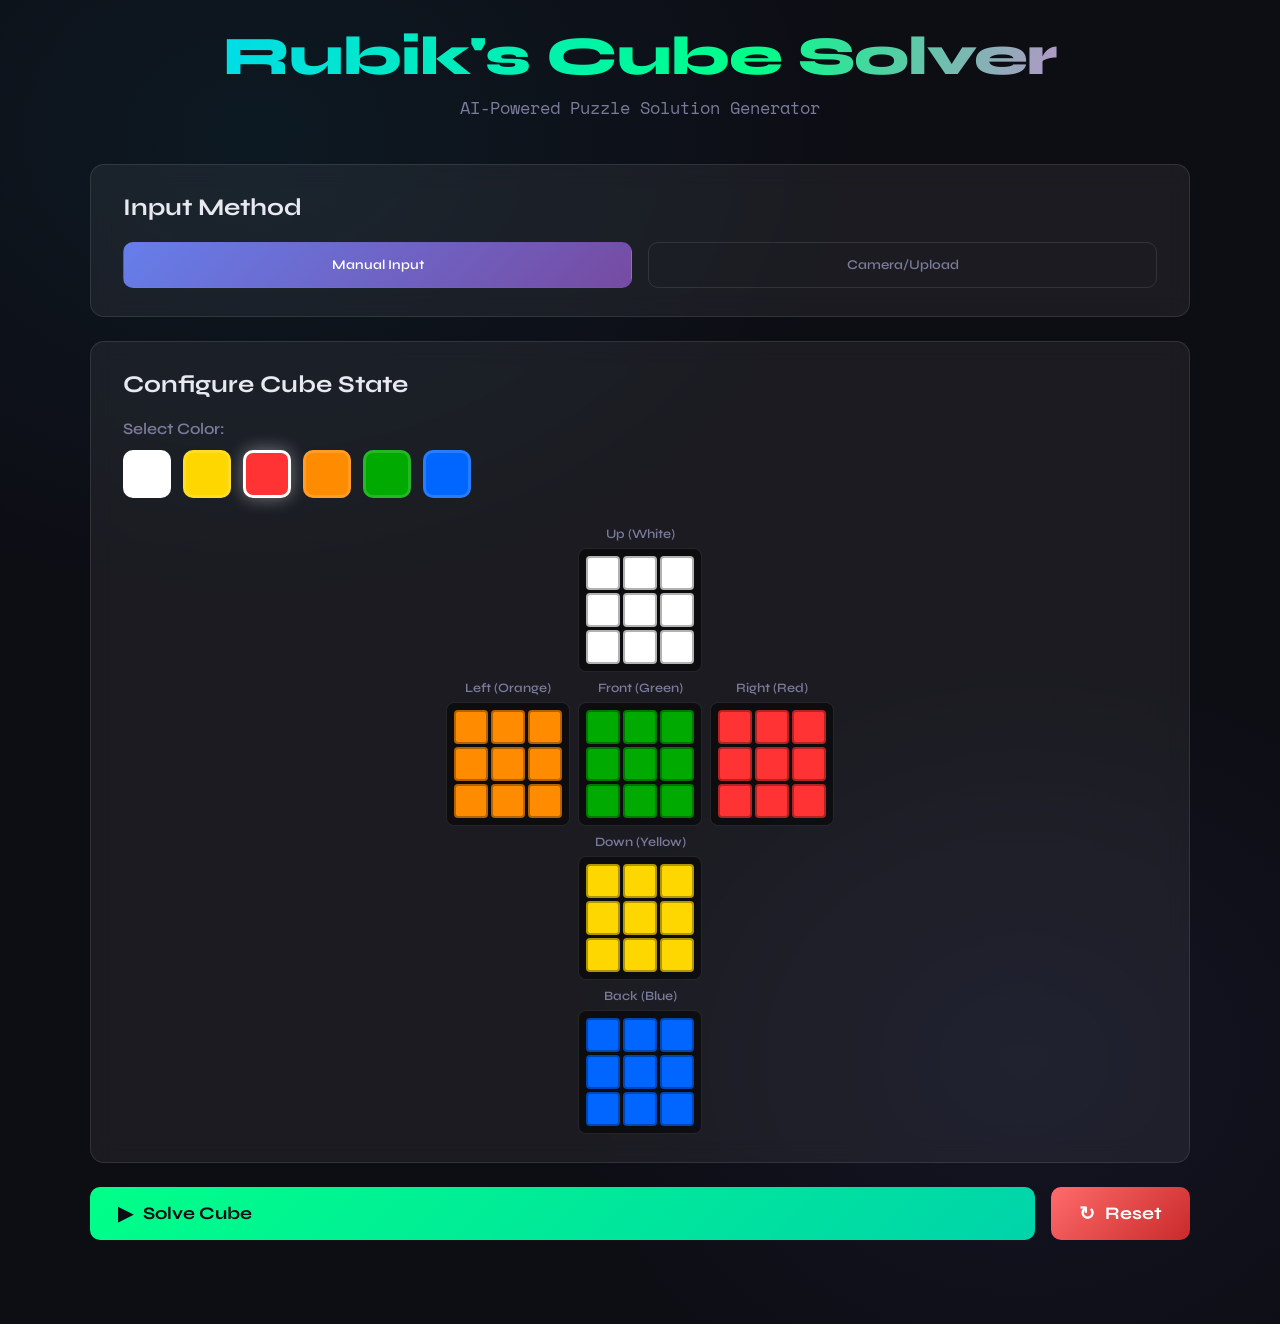
<file: index.html>
<!DOCTYPE html>
<html lang="en">
<head>
    <meta charset="UTF-8">
    <meta name="viewport" content="width=device-width, initial-scale=1.0">
    <title>Rubik's Cube Solver</title>
    <link rel="stylesheet" href="style1.css">
    <link href="https://fonts.googleapis.com/css2?family=Space+Mono:wght@400;700&family=Syne:wght@400;600;800&display=swap" rel="stylesheet">
</head>
<body>
    <div class="container">
        <header>
            <h1>Rubik's Cube Solver</h1>
            <p class="subtitle">AI-Powered Puzzle Solution Generator</p>
        </header>

        <section class="input-mode-section">
            <h2>Input Method</h2>
            <div class="mode-buttons">
                <button id="manualModeBtn" class="mode-btn active">Manual Input</button>
                <button id="cameraModeBtn" class="mode-btn">Camera/Upload</button>
            </div>
        </section>

        <section id="manualMode" class="input-section">
            <h2>Configure Cube State</h2>
            <div class="color-selector">
                <p class="label">Select Color:</p>
                <div class="color-palette">
                    <div class="color-btn" data-color="white" style="background-color: #FFFFFF;"></div>
                    <div class="color-btn" data-color="yellow" style="background-color: #FFD700;"></div>
                    <div class="color-btn active" data-color="red" style="background-color: #FF3333;"></div>
                    <div class="color-btn" data-color="orange" style="background-color: #FF8C00;"></div>
                    <div class="color-btn" data-color="green" style="background-color: #00AA00;"></div>
                    <div class="color-btn" data-color="blue" style="background-color: #0066FF;"></div>
                </div>
            </div>
            <div class="cube-container">
                <div class="cube-row">
                    <div class="empty-space"></div>
                    <div class="face-wrapper">
                        <div class="face-label">Up (White)</div>
                        <div class="cube-face" data-face="U"></div>
                    </div>
                    <div class="empty-space"></div>
                </div>
                <div class="cube-row">
                    <div class="face-wrapper">
                        <div class="face-label">Left (Orange)</div>
                        <div class="cube-face" data-face="L"></div>
                    </div>
                    <div class="face-wrapper">
                        <div class="face-label">Front (Green)</div>
                        <div class="cube-face" data-face="F"></div>
                    </div>
                    <div class="face-wrapper">
                        <div class="face-label">Right (Red)</div>
                        <div class="cube-face" data-face="R"></div>
                    </div>
                </div>
                <div class="cube-row">
                    <div class="empty-space"></div>
                    <div class="face-wrapper">
                        <div class="face-label">Down (Yellow)</div>
                        <div class="cube-face" data-face="D"></div>
                    </div>
                    <div class="empty-space"></div>
                </div>
                <div class="cube-row">
                    <div class="empty-space"></div>
                    <div class="face-wrapper">
                        <div class="face-label">Back (Blue)</div>
                        <div class="cube-face" data-face="B"></div>
                    </div>
                    <div class="empty-space"></div>
                </div>
            </div>
        </section>

        <section id="cameraMode" class="input-section hidden">
            <h2>Capture Cube Faces</h2>
            <div class="face-selection">
                <p class="label">Select Face to Capture:</p>
                <div class="face-buttons">
                    <button class="face-btn active" data-face="U">Up (White)</button>
                    <button class="face-btn" data-face="R">Right (Red)</button>
                    <button class="face-btn" data-face="F">Front (Green)</button>
                    <button class="face-btn" data-face="D">Down (Yellow)</button>
                    <button class="face-btn" data-face="L">Left (Orange)</button>
                    <button class="face-btn" data-face="B">Back (Blue)</button>
                </div>
            </div>
            <div class="camera-controls">
                <button id="startCameraBtn" class="control-btn camera-btn"><span class="icon">📷</span> Start Camera</button>
                <button id="captureBtn" class="control-btn capture-btn hidden"><span class="icon">📸</span> Capture Face</button>
                <button id="stopCameraBtn" class="control-btn stop-btn hidden"><span class="icon">⏹</span> Stop Camera</button>
                <button id="uploadBtn" class="control-btn upload-btn"><span class="icon">📁</span> Upload Image</button>
                <input type="file" id="fileInput" accept="image/*" style="display: none;">
            </div>
            <div id="cameraView" class="camera-view hidden">
                <video id="video" autoplay playsinline></video>
            </div>
            <canvas id="canvas" style="display: none;"></canvas>
            <div class="preview-section">
                <h3>Current State Preview</h3>
                <div class="cube-container preview">
                    <div class="cube-row">
                        <div class="empty-space"></div>
                        <div class="face-wrapper"><div class="face-label">Up (White)</div><div class="cube-face preview" data-face="U"></div></div>
                        <div class="empty-space"></div>
                    </div>
                    <div class="cube-row">
                        <div class="face-wrapper"><div class="face-label">Left (Orange)</div><div class="cube-face preview" data-face="L"></div></div>
                        <div class="face-wrapper"><div class="face-label">Front (Green)</div><div class="cube-face preview" data-face="F"></div></div>
                        <div class="face-wrapper"><div class="face-label">Right (Red)</div><div class="cube-face preview" data-face="R"></div></div>
                    </div>
                    <div class="cube-row">
                        <div class="empty-space"></div>
                        <div class="face-wrapper"><div class="face-label">Down (Yellow)</div><div class="cube-face preview" data-face="D"></div></div>
                        <div class="empty-space"></div>
                    </div>
                    <div class="cube-row">
                        <div class="empty-space"></div>
                        <div class="face-wrapper"><div class="face-label">Back (Blue)</div><div class="cube-face preview" data-face="B"></div></div>
                        <div class="empty-space"></div>
                    </div>
                </div>
            </div>
        </section>

        <div class="action-buttons">
            <button id="solveBtn" class="action-btn solve-btn"><span class="icon">▶</span> Solve Cube</button>
            <button id="resetBtn" class="action-btn reset-btn"><span class="icon">↻</span> Reset</button>
        </div>

        <section id="solutionSection" class="solution-section hidden">
            <div class="solution-header">
                <h2>Solution — <span id="moveCount">0</span> moves</h2>
                <div class="view-toggle">
                    <button id="toggleCardsBtn" class="toggle-btn active" title="Step-by-step cards">🃏 Steps</button>
                    <button id="toggleVideoBtn" class="toggle-btn" title="Video playback">🎬 Video</button>
                </div>
            </div>

            <div id="cardsView">
                <div id="solutionSteps" class="solution-steps"></div>

                <div class="step-card-area">
                    <div id="stepCard" class="step-card">
                        <div class="step-card-header">
                            <span class="step-number">Step <span id="cardStepNum">1</span></span>
                            <span class="step-move-badge" id="cardMoveName">—</span>
                        </div>
                        <div class="step-card-body">
                            <div class="diagram-wrap">
                                <canvas id="moveDiagram" width="280" height="280"></canvas>
                            </div>
                            <div class="step-explanation">
                                <div class="move-title" id="moveTitleText"></div>
                                <div class="move-desc" id="moveDescText"></div>
                                <div class="move-tip" id="moveTipText"></div>
                            </div>
                        </div>
                    </div>
                </div>

                <div class="playback-controls">
                    <button id="prevBtn" class="playback-btn" title="Previous">⏮ Prev</button>
                    <button id="playPauseBtn" class="playback-btn play" id="playPauseBtn">▶ Play</button>
                    <button id="nextBtn" class="playback-btn" title="Next">Next ⏭</button>
                    <div class="speed-wrap">
                        <label>Speed</label>
                        <select id="speedSelect" class="speed-select">
                            <option value="2000">0.5×</option>
                            <option value="1000" selected>1×</option>
                            <option value="600">1.5×</option>
                            <option value="400">2×</option>
                            <option value="200">3×</option>
                        </select>
                    </div>
                    <span class="step-counter">Step <span id="currentStep">0</span> / <span id="totalSteps">0</span></span>
                </div>
            </div>

            <div id="videoView" class="hidden">
                <div class="video-player-wrap">
                    <canvas id="videoCanvas" width="700" height="420"></canvas>
                    <div class="video-overlay" id="videoOverlay">
                        <button class="big-play-btn" id="bigPlayBtn">▶</button>
                    </div>
                </div>
                <div class="video-controls">
                    <button class="vc-btn" id="vcRewind" title="Restart">⏮</button>
                    <button class="vc-btn" id="vcPlayPause" title="Play/Pause">▶</button>
                    <button class="vc-btn" id="vcFwd" title="Skip forward">⏭</button>
                    <div class="vc-progress-wrap">
                        <div class="vc-progress-bar" id="vcProgressBar">
                            <div class="vc-progress-fill" id="vcProgressFill"></div>
                            <div class="vc-thumb" id="vcThumb"></div>
                        </div>
                    </div>
                    <div class="vc-speed-group">
                        <span>Speed</span>
                        <button class="speed-pill" data-speed="0.5">0.5×</button>
                        <button class="speed-pill active" data-speed="1">1×</button>
                        <button class="speed-pill" data-speed="1.5">1.5×</button>
                        <button class="speed-pill" data-speed="2">2×</button>
                    </div>
                    <span class="vc-counter"><span id="vcCurrent">0</span> / <span id="vcTotal">0</span></span>
                </div>
            </div>
        </section>
    </div>

    <script src="script.js"></script>
</body>
</html>
</file>
<file: style1.css>
*, *::before, *::after { margin:0; padding:0; box-sizing:border-box; }

:root {
  --bg0: #0d0d14;
  --bg1: #13131f;
  --bg2: #1a1a2e;
  --bg3: #222236;
  --accent: #00d4ff;
  --accent2: #00ff88;
  --accent3: #ff6bdf;
  --text: #e8e8f0;
  --muted: #7a7a9a;
  --card: rgba(255,255,255,0.06);
  --border: rgba(255,255,255,0.1);
  --radius: 14px;
  --font-head: 'Syne', sans-serif;
  --font-mono: 'Space Mono', monospace;
}

body {
  font-family: var(--font-head);
  background: var(--bg0);
  color: var(--text);
  min-height: 100vh;
  padding: 24px 16px 60px;
  background-image:
    radial-gradient(ellipse 80% 60% at 20% 10%, rgba(0,212,255,0.06) 0%, transparent 60%),
    radial-gradient(ellipse 60% 50% at 80% 80%, rgba(102,126,234,0.07) 0%, transparent 60%);
}

.container { max-width: 1100px; margin: 0 auto; }

header { text-align: center; margin-bottom: 44px; }
header h1 {
  font-size: clamp(2rem, 5vw, 3.4rem);
  font-weight: 800;
  letter-spacing: -1px;
  background: linear-gradient(100deg, var(--accent), var(--accent2) 60%, var(--accent3));
  -webkit-background-clip: text;
  -webkit-text-fill-color: transparent;
  background-clip: text;
}
.subtitle { color: var(--muted); font-size: 1.05em; margin-top: 6px; font-family: var(--font-mono); }

.input-mode-section,
.input-section,
.solution-section {
  background: var(--card);
  border: 1px solid var(--border);
  border-radius: var(--radius);
  padding: 28px 32px;
  margin-bottom: 24px;
  backdrop-filter: blur(12px);
}

.input-mode-section h2,
.input-section h2,
.solution-section h2 { font-size: 1.5em; font-weight: 700; margin-bottom: 20px; }

.hidden { display: none !important; }

.mode-buttons { display: flex; gap: 16px; }
.mode-btn {
  flex: 1; padding: 14px 20px; font-family: var(--font-head); font-weight: 600;
  border: 1px solid var(--border); border-radius: 10px;
  background: transparent; color: var(--muted); cursor: pointer;
  transition: all 0.25s;
}
.mode-btn:hover { background: var(--bg3); color: var(--text); }
.mode-btn.active {
  background: linear-gradient(135deg, #667eea, #764ba2);
  color: #fff; border-color: transparent;
}

.color-selector { margin-bottom: 28px; }
.label { font-size: 1em; font-weight: 600; margin-bottom: 12px; color: var(--muted); }
.color-palette { display: flex; gap: 12px; flex-wrap: wrap; }
.color-btn {
  width: 48px; height: 48px; border-radius: 10px;
  border: 3px solid rgba(255,255,255,0.15); cursor: pointer;
  transition: all 0.2s;
}
.color-btn:hover { transform: scale(1.12); }
.color-btn.active { border-color: #fff; box-shadow: 0 0 18px rgba(255,255,255,0.4); }

.cube-container { display: flex; flex-direction: column; gap: 8px; align-items: center; margin-top: 24px; }
.cube-row { display: flex; gap: 8px; }
.empty-space { width: 116px; }
.face-wrapper { display: flex; flex-direction: column; align-items: center; }
.face-label { font-size: 0.8em; font-weight: 600; margin-bottom: 6px; color: var(--muted); }
.cube-face {
  display: grid; grid-template-columns: repeat(3, 34px); grid-template-rows: repeat(3, 34px);
  gap: 3px; background: rgba(0,0,0,0.5); padding: 7px; border-radius: 8px;
  border: 1px solid var(--border);
}
.cube-face .sticker {
  width: 34px; height: 34px; border: 2px solid rgba(0,0,0,0.3);
  border-radius: 4px; cursor: pointer; transition: all 0.15s;
}
.cube-face:not(.preview) .sticker:hover { opacity: 0.75; transform: scale(1.06); }
.cube-face.preview .sticker { cursor: default; }

.face-selection { margin-bottom: 22px; }
.face-buttons { display: flex; gap: 8px; flex-wrap: wrap; }
.face-btn {
  padding: 10px 16px; font-family: var(--font-head); font-weight: 600;
  border: 1px solid var(--border); border-radius: 8px;
  background: transparent; color: var(--muted); cursor: pointer; transition: all 0.2s;
}
.face-btn:hover { background: var(--bg3); }
.face-btn.active { background: linear-gradient(135deg, #667eea, #764ba2); color: #fff; border-color: transparent; }
.face-btn.captured::after { content: ' ✓'; color: var(--accent2); }

.camera-controls { display: flex; gap: 12px; margin-bottom: 22px; flex-wrap: wrap; }
.control-btn {
  display: flex; align-items: center; gap: 8px;
  padding: 11px 20px; font-family: var(--font-head); font-weight: 600;
  border: none; border-radius: 8px; cursor: pointer; transition: all 0.25s;
}
.camera-btn  { background: linear-gradient(135deg, #667eea, #764ba2); color: #fff; }
.capture-btn { background: linear-gradient(135deg, #00d4ff, #00a8cc); color: #fff; }
.stop-btn    { background: linear-gradient(135deg, #ff6b6b, #c92a2a); color: #fff; }
.upload-btn  { background: linear-gradient(135deg, #a29bfe, #6c5ce7); color: #fff; }
.control-btn:hover { transform: translateY(-2px); box-shadow: 0 6px 18px rgba(0,0,0,0.35); }
.icon { font-size: 1.1em; }

.camera-view { margin-bottom: 22px; }
#video { width: 100%; max-width: 480px; border-radius: 10px; border: 2px solid var(--border); display: block; margin: 0 auto; }

.preview-section { margin-top: 36px; }
.preview-section h3 { font-size: 1.3em; margin-bottom: 16px; }

.action-buttons { display: flex; gap: 16px; margin-bottom: 24px; }
.action-btn {
  display: flex; align-items: center; gap: 10px;
  padding: 15px 28px; font-family: var(--font-head); font-size: 1.1em; font-weight: 700;
  border: none; border-radius: 10px; cursor: pointer; transition: all 0.25s;
}
.solve-btn { background: linear-gradient(135deg, #00ff88, #00d4aa); color: #0d0d14; flex: 1; }
.reset-btn { background: linear-gradient(135deg, #ff6b6b, #c92a2a); color: #fff; }
.action-btn:hover { transform: translateY(-3px); box-shadow: 0 8px 24px rgba(0,0,0,0.4); }

.solution-header { display: flex; align-items: center; justify-content: space-between; margin-bottom: 22px; flex-wrap: wrap; gap: 12px; }
.solution-header h2 { margin-bottom: 0; }
.view-toggle { display: flex; gap: 8px; }
.toggle-btn {
  padding: 9px 18px; border-radius: 8px; border: 1px solid var(--border);
  background: transparent; color: var(--muted); font-family: var(--font-head); font-weight: 600;
  cursor: pointer; transition: all 0.2s; font-size: 0.95em;
}
.toggle-btn.active { background: var(--bg3); color: var(--text); border-color: var(--accent); }

.solution-steps { display: flex; flex-wrap: wrap; gap: 8px; margin-bottom: 24px; }
.move {
  padding: 9px 16px; font-family: var(--font-mono); font-size: 1em; font-weight: bold;
  border-radius: 7px; background: var(--bg3); color: var(--muted);
  transition: all 0.25s; cursor: pointer; border: 1px solid var(--border);
}
.move:hover { background: var(--bg2); }
.move.completed { background: linear-gradient(135deg, #00ff88, #00d4aa); color: #0d0d14; border-color: transparent; }
.move.current {
  background: linear-gradient(135deg, #667eea, #764ba2); color: #fff; border-color: transparent;
  box-shadow: 0 0 16px rgba(102,126,234,0.5); animation: pulse 1.1s infinite;
}
@keyframes pulse { 0%,100%{ transform:scale(1); } 50%{ transform:scale(1.07); } }

.step-card-area { margin-bottom: 22px; }
.step-card {
  background: var(--bg2); border: 1px solid var(--border);
  border-radius: 16px; overflow: hidden;
}
.step-card-header {
  display: flex; align-items: center; justify-content: space-between;
  padding: 14px 20px; background: rgba(255,255,255,0.04);
  border-bottom: 1px solid var(--border);
}
.step-number { font-family: var(--font-mono); font-size: 0.9em; color: var(--muted); }
.step-move-badge {
  font-family: var(--font-mono); font-size: 1.4em; font-weight: 700;
  background: linear-gradient(135deg, var(--accent), var(--accent2));
  -webkit-background-clip: text; -webkit-text-fill-color: transparent; background-clip: text;
  padding: 2px 8px; border: 1px solid rgba(0,212,255,0.3); border-radius: 6px;
}
.step-card-body { display: flex; gap: 28px; padding: 24px; flex-wrap: wrap; }
.diagram-wrap {
  flex-shrink: 0; display: flex; align-items: center; justify-content: center;
}
#moveDiagram { border-radius: 12px; background: var(--bg1); border: 1px solid var(--border); }
.step-explanation { flex: 1; min-width: 200px; display: flex; flex-direction: column; gap: 12px; justify-content: center; }
.move-title { font-size: 1.35em; font-weight: 700; color: var(--text); }
.move-desc { font-size: 1em; color: var(--muted); line-height: 1.6; }
.move-tip {
  font-size: 0.88em; color: var(--accent2); background: rgba(0,255,136,0.07);
  padding: 10px 14px; border-radius: 8px; border-left: 3px solid var(--accent2);
  font-family: var(--font-mono);
}

.playback-controls {
  display: flex; align-items: center; gap: 12px; flex-wrap: wrap;
  padding: 16px 0; border-top: 1px solid var(--border);
}
.playback-btn {
  padding: 11px 22px; font-family: var(--font-head); font-weight: 600;
  border: 1px solid var(--border); border-radius: 8px;
  background: var(--bg3); color: var(--text); cursor: pointer; transition: all 0.2s;
}
.playback-btn:hover:not(:disabled) { background: var(--bg2); box-shadow: 0 4px 12px rgba(0,0,0,0.3); }
.playback-btn:disabled { opacity: 0.3; cursor: not-allowed; }
.playback-btn.play { background: linear-gradient(135deg, #667eea, #764ba2); color: #fff; border-color: transparent; }
.speed-wrap { display: flex; align-items: center; gap: 8px; }
.speed-wrap label { font-size: 0.9em; color: var(--muted); }
.speed-select {
  background: var(--bg3); color: var(--text); border: 1px solid var(--border);
  border-radius: 6px; padding: 7px 10px; font-family: var(--font-mono); cursor: pointer;
}
.step-counter { margin-left: auto; font-family: var(--font-mono); font-size: 0.95em; color: var(--muted); }

.video-player-wrap {
  position: relative; border-radius: 14px; overflow: hidden;
  border: 1px solid var(--border); background: var(--bg1); margin-bottom: 0;
}
#videoCanvas { display: block; width: 100%; height: auto; }
.video-overlay {
  position: absolute; inset: 0; display: flex;
  align-items: center; justify-content: center;
  background: rgba(0,0,0,0.45); transition: opacity 0.3s;
}
.video-overlay.faded { opacity: 0; pointer-events: none; }
.big-play-btn {
  width: 72px; height: 72px; border-radius: 50%;
  background: rgba(255,255,255,0.15); backdrop-filter: blur(8px);
  border: 2px solid rgba(255,255,255,0.4); color: #fff;
  font-size: 1.8em; cursor: pointer; display: flex; align-items: center; justify-content: center;
  transition: all 0.2s;
}
.big-play-btn:hover { background: rgba(255,255,255,0.25); transform: scale(1.08); }

.video-controls {
  display: flex; align-items: center; gap: 10px; flex-wrap: wrap;
  padding: 14px 16px; background: var(--bg1); border: 1px solid var(--border);
  border-top: none; border-radius: 0 0 14px 14px;
}
.vc-btn {
  width: 38px; height: 38px; border-radius: 8px; border: 1px solid var(--border);
  background: var(--bg3); color: var(--text); font-size: 1em; cursor: pointer;
  transition: all 0.2s; display: flex; align-items: center; justify-content: center;
}
.vc-btn:hover { background: var(--bg2); }
.vc-progress-wrap { flex: 1; min-width: 120px; }
.vc-progress-bar {
  height: 6px; background: var(--bg3); border-radius: 99px; position: relative; cursor: pointer;
}
.vc-progress-fill {
  height: 100%; background: linear-gradient(90deg, var(--accent), var(--accent2));
  border-radius: 99px; width: 0%; transition: width 0.15s;
}
.vc-thumb {
  position: absolute; top: 50%; transform: translate(-50%, -50%);
  width: 14px; height: 14px; border-radius: 50%;
  background: var(--accent); left: 0%; cursor: grab; transition: left 0.15s;
  box-shadow: 0 0 8px rgba(0,212,255,0.5);
}
.vc-speed-group { display: flex; align-items: center; gap: 5px; }
.vc-speed-group span { font-size: 0.8em; color: var(--muted); }
.speed-pill {
  padding: 4px 10px; border-radius: 20px; border: 1px solid var(--border);
  background: transparent; color: var(--muted); font-family: var(--font-mono);
  font-size: 0.8em; cursor: pointer; transition: all 0.2s;
}
.speed-pill.active, .speed-pill:hover { background: var(--bg3); color: var(--text); }
.speed-pill.active { border-color: var(--accent); color: var(--accent); }
.vc-counter { font-family: var(--font-mono); font-size: 0.85em; color: var(--muted); white-space: nowrap; }

#statusBar {
  text-align: center; color: var(--accent); font-family: var(--font-mono);
  font-size: 0.92em; margin: 10px 0; min-height: 1.3em;
}

@media (max-width: 700px) {
  header h1 { font-size: 2em; }
  .mode-buttons { flex-direction: column; }
  .cube-face { grid-template-columns: repeat(3, 28px); grid-template-rows: repeat(3, 28px); }
  .cube-face .sticker { width: 28px; height: 28px; }
  .empty-space { width: 88px; }
  .action-buttons { flex-direction: column; }
  .step-card-body { flex-direction: column; }
  #moveDiagram { width: 220px; height: 220px; }
  .video-controls { gap: 6px; }
}
</file>
